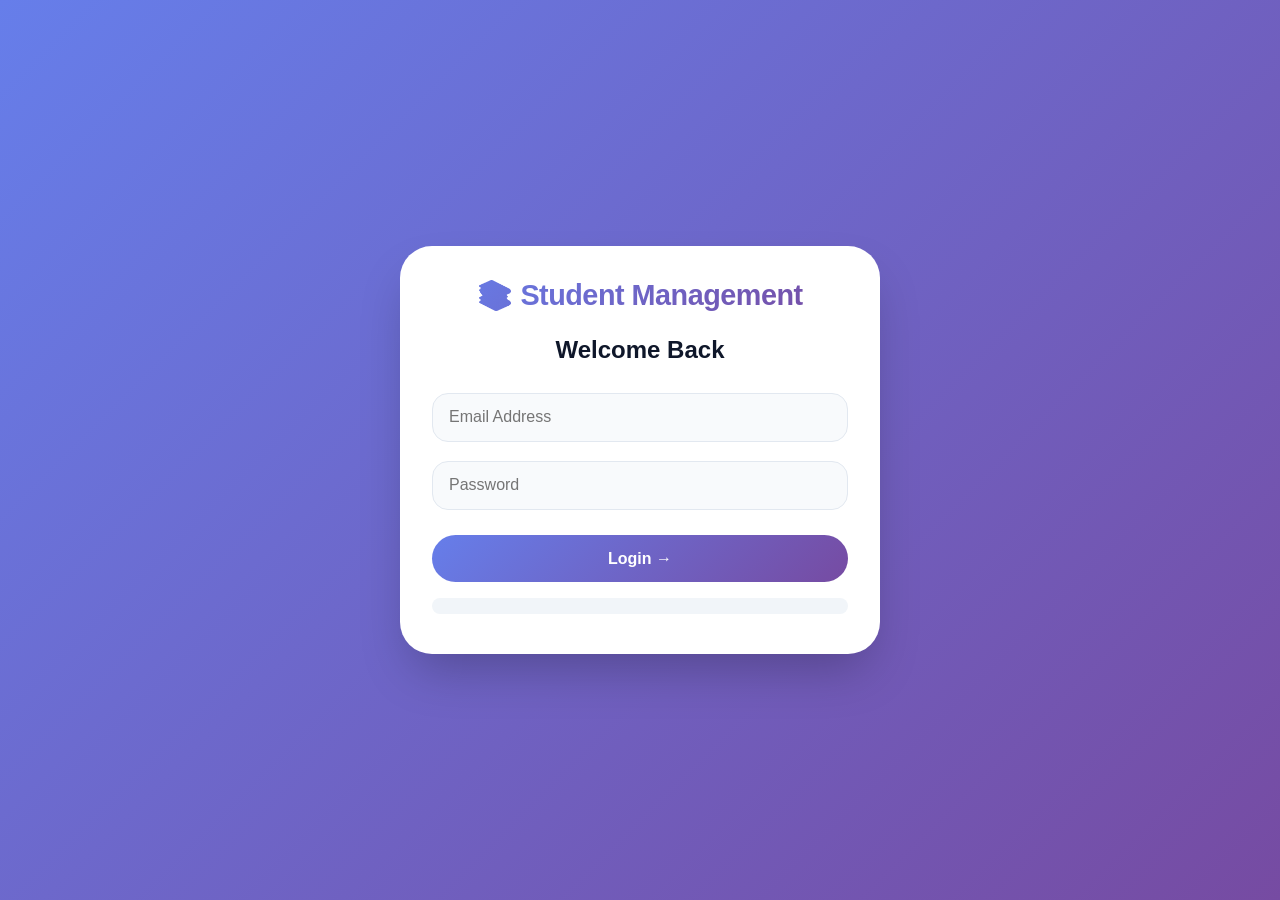
<file: frontend/index.html>
<!DOCTYPE html>
<html lang="en">
<head>
    <meta charset="UTF-8">
    <meta name="viewport" content="width=device-width, initial-scale=1.0">
    <title>Login | Student Management System</title>
    <style>
        * {
            margin: 0;
            padding: 0;
            box-sizing: border-box;
        }

        body {
            font-family: 'Segoe UI', Tahoma, Geneva, Verdana, sans-serif;
            background: linear-gradient(135deg, #667eea 0%, #764ba2 100%);
            min-height: 100vh;
            display: flex;
            justify-content: center;
            align-items: center;
            padding: 20px;
        }

        .container {
            background: white;
            border-radius: 32px;
            box-shadow: 0 25px 50px -12px rgba(0, 0, 0, 0.25);
            width: 100%;
            max-width: 480px;
            padding: 2rem 2rem 2.5rem;
            transition: all 0.3s ease;
        }

        .container h2 {
            text-align: center;
            color: #1e293b;
            font-size: 1.8rem;
            font-weight: 700;
            margin-bottom: 1.5rem;
            letter-spacing: -0.5px;
            background: linear-gradient(135deg, #667eea, #764ba2);
            background-clip: text;
            -webkit-background-clip: text;
            color: transparent;
        }

        h3 {
            font-size: 1.5rem;
            font-weight: 600;
            margin-bottom: 1.2rem;
            color: #0f172a;
            text-align: center;
        }

        input {
            width: 100%;
            padding: 0.9rem 1rem;
            margin: 0.6rem 0;
            border: 1px solid #e2e8f0;
            border-radius: 16px;
            font-size: 1rem;
            transition: all 0.2s;
            background: #f8fafc;
            font-family: inherit;
        }

        input:focus {
            outline: none;
            border-color: #667eea;
            box-shadow: 0 0 0 3px rgba(102, 126, 234, 0.2);
            background: white;
        }

        button {
            width: 100%;
            background: linear-gradient(135deg, #667eea, #764ba2);
            color: white;
            border: none;
            padding: 0.9rem;
            border-radius: 40px;
            font-weight: 700;
            font-size: 1rem;
            cursor: pointer;
            transition: all 0.2s;
            margin-top: 1rem;
            font-family: inherit;
        }

        button:hover {
            transform: translateY(-2px);
            box-shadow: 0 10px 20px -5px rgba(102, 126, 234, 0.4);
        }

        #msg {
            margin-top: 1rem;
            text-align: center;
            font-size: 0.9rem;
            padding: 0.5rem;
            border-radius: 12px;
            background: #f1f5f9;
            color: #1e293b;
        }

        @media (max-width: 500px) {
            .container {
                padding: 1.5rem;
            }
            h2 {
                font-size: 1.5rem;
            }
        }
    </style>
</head>
<body>

<div class="container">
    <h2>📚 Student Management</h2>

    <!-- LOGIN ONLY -->
    <div id="loginBox">
        <h3>Welcome Back</h3>
        <input type="email" id="email" placeholder="Email Address">
        <input type="password" id="password" placeholder="Password">
        <button onclick="login()">Login →</button>
    </div>

    <div id="msg"></div>
</div>

<script src="js/auth.js"></script>
</body>
</html>
</file>
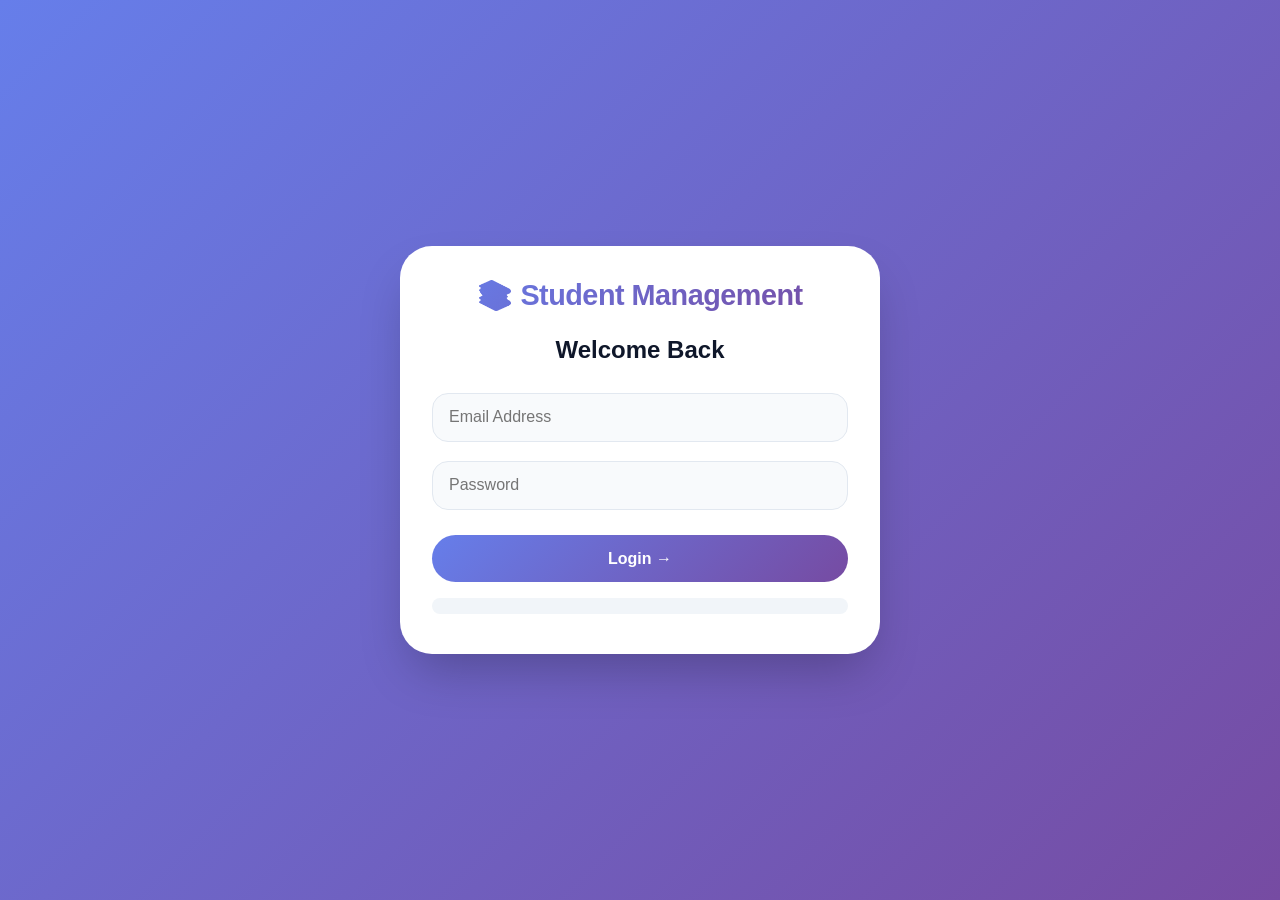
<file: frontend/admin.html>
<!DOCTYPE html>
<html lang="en">
<head>
    <meta charset="UTF-8">
    <meta name="viewport" content="width=device-width, initial-scale=1.0">
    <title>Admin Dashboard</title>
    <style>
        * { margin: 0; padding: 0; box-sizing: border-box; }
        body {
            font-family: 'Segoe UI', Tahoma, Geneva, Verdana, sans-serif;
            background: #f0f2f5;
            color: #1a1a2f;
        }
        .dashboard {
            display: flex;
            min-height: 100vh;
        }
        .sidebar {
            width: 280px;
            background: linear-gradient(135deg, #0f172a 0%, #1e293b 100%);
            color: white;
            padding: 2rem 1rem;
            box-shadow: 4px 0 20px rgba(0, 0, 0, 0.08);
        }
        .sidebar h3 {
            font-size: 1.8rem;
            margin-bottom: 2rem;
            text-align: center;
            border-bottom: 2px solid #3b82f6;
            padding-bottom: 0.75rem;
        }
        .sidebar button {
            width: 100%;
            background: rgba(255, 255, 255, 0.1);
            border: none;
            color: white;
            padding: 0.85rem 1rem;
            margin: 0.5rem 0;
            border-radius: 12px;
            font-size: 1rem;
            text-align: left;
            cursor: pointer;
            transition: all 0.2s;
            display: flex;
            align-items: center;
            gap: 12px;
        }
        .sidebar button:hover {
            background: #3b82f6;
            transform: translateX(6px);
        }
        .main {
            flex: 1;
            padding: 2rem;
            overflow-y: auto;
        }
        .card {
            background: white;
            border-radius: 24px;
            padding: 1.8rem;
            box-shadow: 0 8px 20px rgba(0, 0, 0, 0.05);
            margin-bottom: 1.5rem;
        }
        .card h3 {
            font-size: 1.5rem;
            margin-bottom: 1.5rem;
            color: #0f172a;
            border-left: 5px solid #3b82f6;
            padding-left: 1rem;
        }
        input, select, button {
            width: 100%;
            padding: 0.8rem 1rem;
            margin: 0.6rem 0;
            border: 1px solid #e2e8f0;
            border-radius: 14px;
            font-size: 0.95rem;
        }
        button {
            background: #3b82f6;
            color: white;
            border: none;
            cursor: pointer;
        }
        button:hover {
            background: #2563eb;
        }
        .data-table {
            width: 100%;
            border-collapse: collapse;
            background: white;
            border-radius: 20px;
            overflow: hidden;
        }
        .data-table th {
            background: #f1f5f9;
            padding: 12px 10px;
            text-align: left;
            font-weight: 600;
        }
        .data-table td {
            padding: 10px;
            border-bottom: 1px solid #eef2ff;
        }
        .message {
            padding: 1rem;
            border-radius: 16px;
            background: #eef2ff;
            color: #1e40af;
        }
        .grid {
            display: grid;
            grid-template-columns: 1fr 1.2fr;
            gap: 2rem;
        }
        @media (max-width: 900px) {
            .dashboard { flex-direction: column; }
            .sidebar { width: 100%; display: flex; flex-wrap: wrap; gap: 0.5rem; }
            .sidebar button { width: auto; flex: 1; text-align: center; justify-content: center; }
            .grid { grid-template-columns: 1fr; }
        }
    </style>
</head>
<body>
<div class="dashboard">
    <div class="sidebar">
        <h3>⚙️ Admin Panel</h3>
        <button onclick="showSection('createCourse')">📘 Create Course</button>
        <button onclick="showSection('assignTeacher')">👨‍🏫 Assign Teacher</button>
        <button onclick="showSection('enrollStudent')">📝 Enroll Student</button>
        <button onclick="showSection('assignParent')">👪 Assign Parent</button>
        <button onclick="getStudents()">📋 View Students</button>
        <button onclick="getTeachers()">👩‍🏫 View Teachers</button>
        <button onclick="getCourses()">📚 View Courses</button>
        <button onclick="getUsers()">👥 List All Users</button>
        <button onclick="showSection('createUser')">➕ Create User</button>
        <button onclick="logout()">🚪 Logout</button>
    </div>

    <div class="main">
        <div class="grid">
            <!-- LEFT: FORMS -->
            <div>
                <div id="createCourse" class="card">
                    <h3>➕ Create Course</h3>
                    <input id="course_name" placeholder="Course Name">
                    <button onclick="createCourse()">Create</button>
                </div>
                <div id="assignTeacher" class="card" style="display:none;">
                    <h3>👨‍🏫 Assign Teacher</h3>
                    <input id="teacher_id" placeholder="Teacher ID">
                    <input id="course_id" placeholder="Course ID">
                    <button onclick="assignTeacher()">Assign</button>
                </div>
                <div id="enrollStudent" class="card" style="display:none;">
                    <h3>📝 Enroll Student</h3>
                    <input id="student_id" placeholder="Student ID">
                    <input id="course_id2" placeholder="Course ID">
                    <button onclick="enrollStudent()">Enroll</button>
                </div>
                <div id="assignParent" class="card" style="display:none;">
                    <h3>👪 Assign Parent</h3>
                    <input id="student_id_p" placeholder="Student ID">
                    <input id="parent_id" placeholder="Parent ID">
                    <button onclick="assignParent()">Assign</button>
                </div>
                <!-- NEW: Create User Form -->
                <div id="createUser" class="card" style="display:none;">
                    <h3>➕ Create New User</h3>
                    <input id="new_name" placeholder="Full Name">
                    <input id="new_email" placeholder="Email Address">
                    <input id="new_password" placeholder="Temporary Password">
                    <select id="new_role">
                        <option value="student">Student</option>
                        <option value="teacher">Teacher</option>
                        <option value="parent">Parent</option>
                        <option value="admin">Admin</option>
                    </select>
                    <button onclick="createUser()">Create User</button>
                </div>
            </div>

            <!-- RIGHT: DATA OUTPUT -->
            <div class="card">
                <h3>📊 Data</h3>
                <div id="output">
                    <p class="message">✨ Click any view button (Students, Teachers, Courses, Users) to see records.</p>
                </div>
            </div>
        </div>
    </div>
</div>

<script src="js/admin.js"></script>
</body>
</html>
</file>
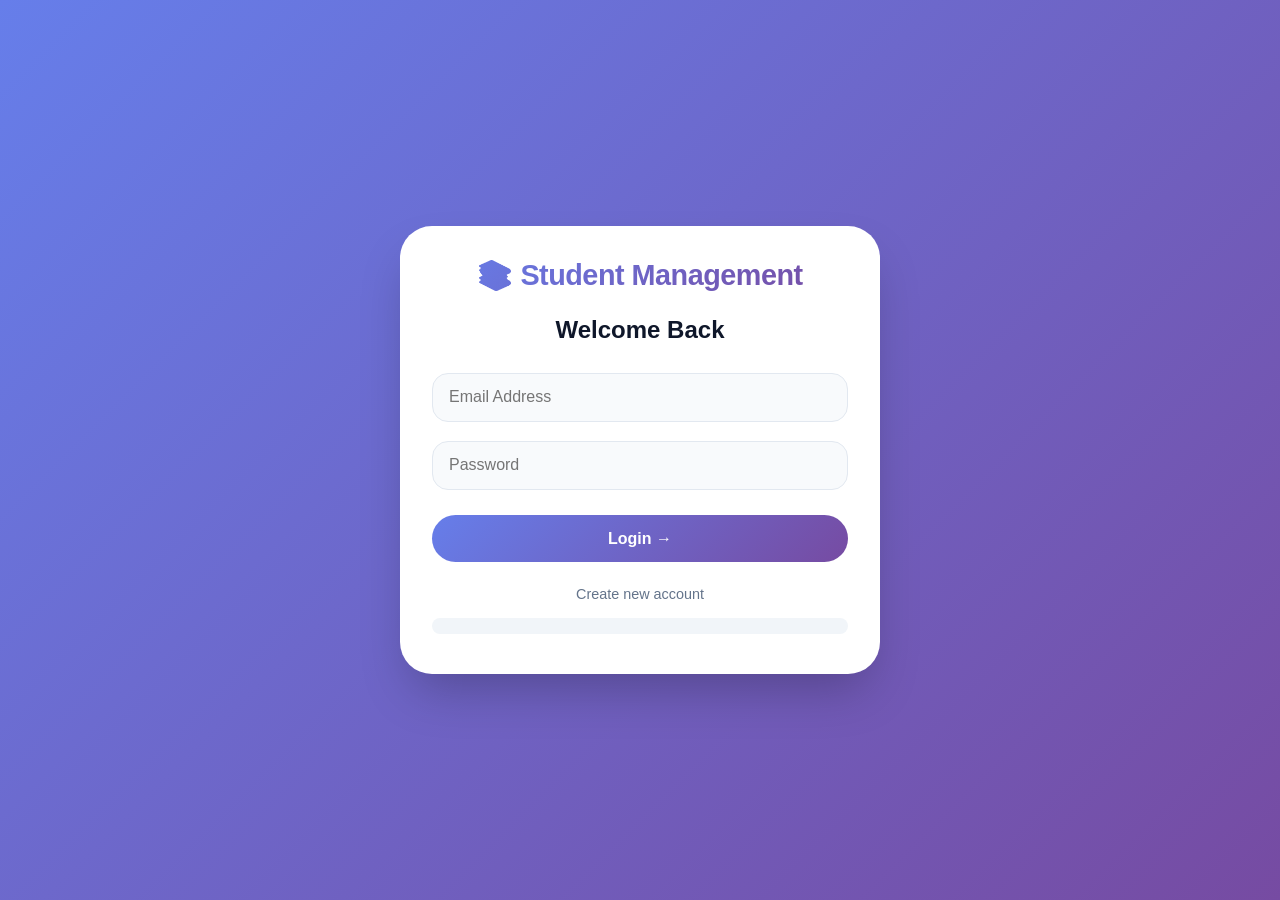
<file: frontend/login.html>
<!DOCTYPE html>
<html lang="en">
<head>
    <meta charset="UTF-8">
    <meta name="viewport" content="width=device-width, initial-scale=1.0">
    <title>Login | Student Management System</title>
    <style>
        * {
            margin: 0;
            padding: 0;
            box-sizing: border-box;
        }

        body {
            font-family: 'Segoe UI', Tahoma, Geneva, Verdana, sans-serif;
            background: linear-gradient(135deg, #667eea 0%, #764ba2 100%);
            min-height: 100vh;
            display: flex;
            justify-content: center;
            align-items: center;
            padding: 20px;
        }

        .container {
            background: white;
            border-radius: 32px;
            box-shadow: 0 25px 50px -12px rgba(0, 0, 0, 0.25);
            width: 100%;
            max-width: 480px;
            padding: 2rem 2rem 2.5rem;
            transition: all 0.3s ease;
        }

        .container h2 {
            text-align: center;
            color: #1e293b;
            font-size: 1.8rem;
            font-weight: 700;
            margin-bottom: 1.5rem;
            letter-spacing: -0.5px;
            background: linear-gradient(135deg, #667eea, #764ba2);
            background-clip: text;
            -webkit-background-clip: text;
            color: transparent;
        }

        h3 {
            font-size: 1.5rem;
            font-weight: 600;
            margin-bottom: 1.2rem;
            color: #0f172a;
            text-align: center;
        }

        input, select {
            width: 100%;
            padding: 0.9rem 1rem;
            margin: 0.6rem 0;
            border: 1px solid #e2e8f0;
            border-radius: 16px;
            font-size: 1rem;
            transition: all 0.2s;
            background: #f8fafc;
            font-family: inherit;
        }

        input:focus, select:focus {
            outline: none;
            border-color: #667eea;
            box-shadow: 0 0 0 3px rgba(102, 126, 234, 0.2);
            background: white;
        }

        button {
            width: 100%;
            background: linear-gradient(135deg, #667eea, #764ba2);
            color: white;
            border: none;
            padding: 0.9rem;
            border-radius: 40px;
            font-weight: 700;
            font-size: 1rem;
            cursor: pointer;
            transition: all 0.2s;
            margin-top: 1rem;
            font-family: inherit;
        }

        button:hover {
            transform: translateY(-2px);
            box-shadow: 0 10px 20px -5px rgba(102, 126, 234, 0.4);
        }

        .switch {
            text-align: center;
            margin-top: 1.5rem;
            font-size: 0.9rem;
            color: #64748b;
            cursor: pointer;
            transition: color 0.2s;
        }

        .switch:hover {
            color: #667eea;
            text-decoration: underline;
        }

        #msg {
            margin-top: 1rem;
            text-align: center;
            font-size: 0.9rem;
            padding: 0.5rem;
            border-radius: 12px;
            background: #f1f5f9;
            color: #1e293b;
        }

        select {
            appearance: none;
            background-image: url("data:image/svg+xml;utf8,<svg xmlns='http://www.w3.org/2000/svg' width='16' height='16' viewBox='0 0 24 24' fill='none' stroke='%2364748b' stroke-width='2' stroke-linecap='round' stroke-linejoin='round'><polyline points='6 9 12 15 18 9'></polyline></svg>");
            background-repeat: no-repeat;
            background-position: right 1rem center;
            background-size: 1rem;
        }

        @media (max-width: 500px) {
            .container {
                padding: 1.5rem;
            }
            h2 {
                font-size: 1.5rem;
            }
        }
    </style>
</head>
<body>

<div class="container">
    <h2>📚 Student Management</h2>

    <!-- LOGIN (visible first) -->
    <div id="loginBox">
        <h3>Welcome Back</h3>
        <input type="email" id="email" placeholder="Email Address">
        <input type="password" id="password" placeholder="Password">
        <button onclick="login()">Login →</button>
        <p class="switch" onclick="showRegister()">Create new account</p>
    </div>

    <!-- REGISTER (hidden initially) -->
    <div id="registerBox" style="display:none;">
        <h3>Create Account</h3>
        <input type="text" id="r_name" placeholder="Full Name">
        <input type="email" id="r_email" placeholder="Email Address">
        <input type="password" id="r_password" placeholder="Password">
        <select id="r_role">
            <option value="student">👩‍🎓 Student</option>
            <option value="teacher">👨‍🏫 Teacher</option>
            <option value="parent">👪 Parent</option>
            <option value="admin">⚙️ Admin</option>
        </select>
        <button onclick="register()">Register →</button>
        <p class="switch" onclick="showLogin()">Already have an account? Login</p>
    </div>

    <div id="msg"></div>
</div>

<script src="js/auth.js"></script>
</body>
</html>
</file>
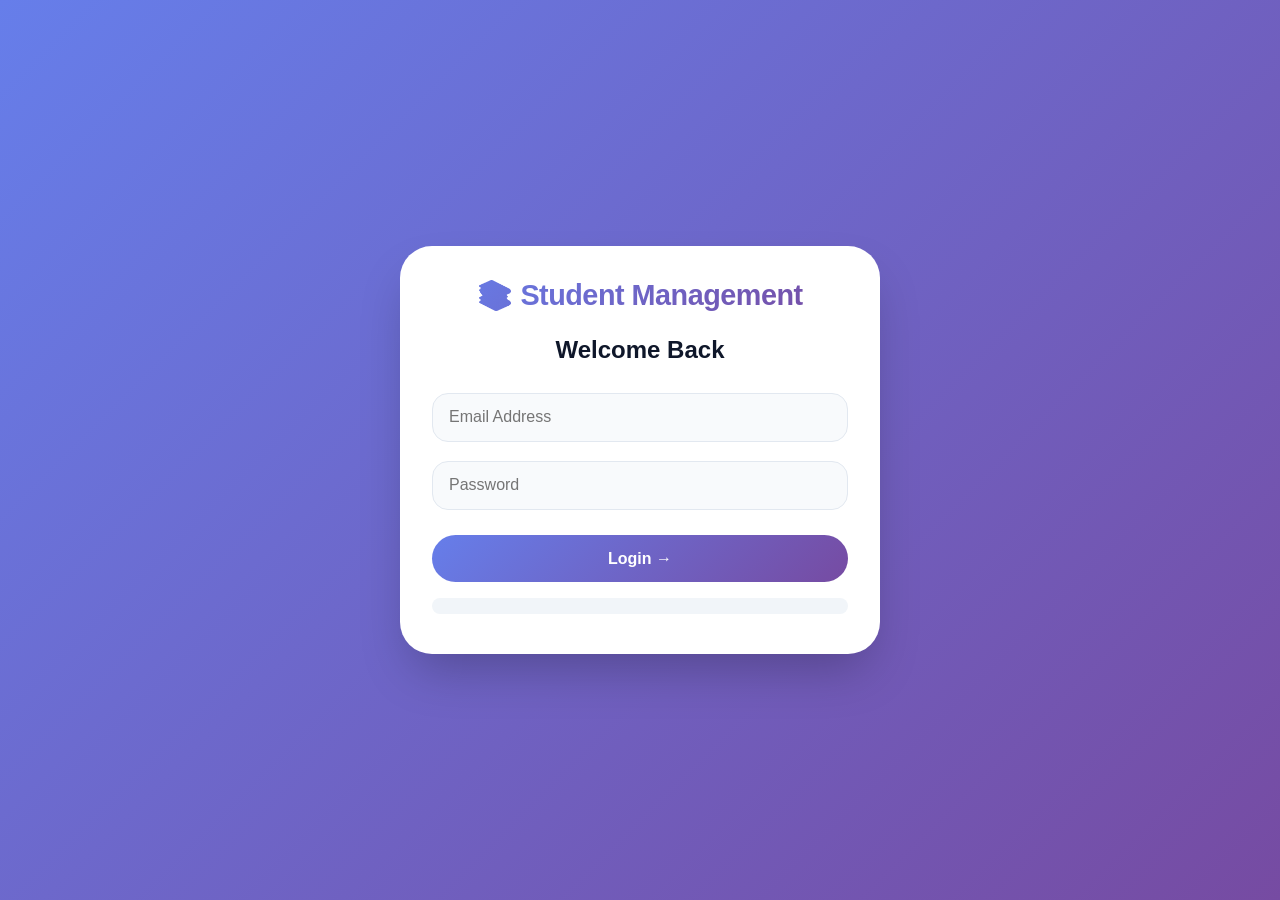
<file: frontend/parent.html>
<!DOCTYPE html>
<html lang="en">
<head>
    <meta charset="UTF-8">
    <meta name="viewport" content="width=device-width, initial-scale=1.0">
    <title>Parent Dashboard | Student Management</title>
    <style>
        * {
            margin: 0;
            padding: 0;
            box-sizing: border-box;
        }

        body {
            font-family: 'Segoe UI', Tahoma, Geneva, Verdana, sans-serif;
            background: #f0f2f5;
            color: #1e293b;
        }

        /* Dashboard layout */
        .dashboard {
            display: flex;
            min-height: 100vh;
        }

        /* Sidebar */
        .sidebar {
            width: 280px;
            background: linear-gradient(135deg, #0f172a 0%, #1e293b 100%);
            color: white;
            padding: 2rem 1rem;
            box-shadow: 4px 0 20px rgba(0, 0, 0, 0.08);
            transition: all 0.3s;
        }

        .sidebar h2 {
            font-size: 1.8rem;
            font-weight: 600;
            text-align: center;
            margin-bottom: 2rem;
            letter-spacing: -0.5px;
            border-bottom: 2px solid #3b82f6;
            display: inline-block;
            width: 100%;
            padding-bottom: 0.75rem;
        }

        .sidebar ul {
            list-style: none;
            padding: 0;
            margin-top: 20px;
        }

        .sidebar li {
            padding: 0.85rem 1rem;
            margin: 0.5rem 0;
            cursor: pointer;
            border-radius: 12px;
            font-size: 1rem;
            font-weight: 500;
            transition: all 0.2s ease;
            display: flex;
            align-items: center;
            gap: 12px;
        }

        .sidebar li::before {
            content: "→";
            opacity: 0.7;
            font-size: 1.1rem;
        }

        .sidebar li:hover {
            background: #3b82f6;
            transform: translateX(6px);
            box-shadow: 0 4px 12px rgba(59,130,246,0.3);
        }

        /* Main content */
        .main {
            flex: 1;
            padding: 2rem;
            overflow-y: auto;
        }

        /* Topbar */
        .topbar {
            background: white;
            padding: 1rem 1.5rem;
            border-radius: 20px;
            font-weight: 600;
            font-size: 1.2rem;
            color: #0f172a;
            box-shadow: 0 2px 8px rgba(0,0,0,0.03);
            margin-bottom: 1.5rem;
        }

        /* Cards grid */
        .cards {
            display: flex;
            gap: 1.5rem;
            margin-bottom: 2rem;
            flex-wrap: wrap;
        }

        .card-clickable {
            flex: 1;
            background: linear-gradient(135deg, #2563eb, #1e40af);
            color: white;
            padding: 1.8rem;
            border-radius: 24px;
            text-align: center;
            cursor: pointer;
            transition: all 0.2s;
            box-shadow: 0 8px 20px rgba(37,99,235,0.2);
        }

        .card-clickable:hover {
            transform: translateY(-5px);
            box-shadow: 0 15px 30px rgba(37,99,235,0.3);
        }

        .card-clickable h3 {
            font-size: 1.8rem;
            margin-bottom: 0.5rem;
        }

        .card-clickable p {
            font-size: 1rem;
            opacity: 0.9;
        }

        /* Output container */
        .output-card {
            background: white;
            border-radius: 24px;
            padding: 1.8rem;
            box-shadow: 0 8px 20px rgba(0, 0, 0, 0.05);
        }

        .output-card h3 {
            font-size: 1.3rem;
            margin-bottom: 1rem;
            color: #0f172a;
            border-left: 4px solid #3b82f6;
            padding-left: 1rem;
        }

        /* Data table (matches admin style) */
        .data-table {
            width: 100%;
            border-collapse: collapse;
            font-size: 0.9rem;
            background: white;
            border-radius: 20px;
            overflow: hidden;
        }

        .data-table th {
            background: #f1f5f9;
            padding: 12px 10px;
            text-align: left;
            font-weight: 600;
            color: #1e293b;
            border-bottom: 2px solid #e2e8f0;
        }

        .data-table td {
            padding: 10px;
            border-bottom: 1px solid #eef2ff;
            color: #334155;
        }

        .data-table tr:hover {
            background: #f8fafc;
        }

        /* Responsive */
        @media (max-width: 800px) {
            .dashboard {
                flex-direction: column;
            }
            .sidebar {
                width: 100%;
                padding: 1rem;
            }
            .sidebar ul {
                display: flex;
                flex-wrap: wrap;
                gap: 0.5rem;
            }
            .sidebar li {
                flex: 1;
                text-align: center;
                justify-content: center;
            }
            .sidebar li::before {
                display: none;
            }
            .cards {
                flex-direction: column;
            }
        }

        /* Message styling */
        .welcome-message {
            color: #64748b;
            text-align: center;
            padding: 2rem;
        }
    </style>
</head>
<body>

<div class="dashboard">

    <!-- SIDEBAR -->
    <div class="sidebar">
        <h2>👨‍👩‍👧 Parent</h2>
        <ul>
            <li onclick="loadDashboard()">Dashboard</li>
            <li onclick="getGrades()">Child Grades</li>
            <li onclick="getAttendance()">Child Attendance</li>
            <li onclick="logout()">Logout</li>
        </ul>
    </div>

    <!-- MAIN CONTENT -->
    <div class="main">

        <!-- TOPBAR -->
        <div class="topbar">
             Parent Dashboard
        </div>

        <!-- QUICK ACTION CARDS -->
        <div class="cards">
            <div class="card-clickable" onclick="getGrades()">
                <h3>📊 Grades</h3>
                <p>View your child's academic performance</p>
            </div>
            <div class="card-clickable" onclick="getAttendance()">
                <h3>📅 Attendance</h3>
                <p>Check daily attendance records</p>
            </div>
        </div>

        <!-- OUTPUT SECTION -->
        <div class="output-card">
            <h3> Information</h3>
            <div id="output">
                <p class="welcome-message">✨ Welcome! Click Dashboard, Grades, or Attendance to see data.</p>
            </div>
        </div>

    </div>

</div>

<script src="js/parent.js"></script>
</body>
</html>
</file>
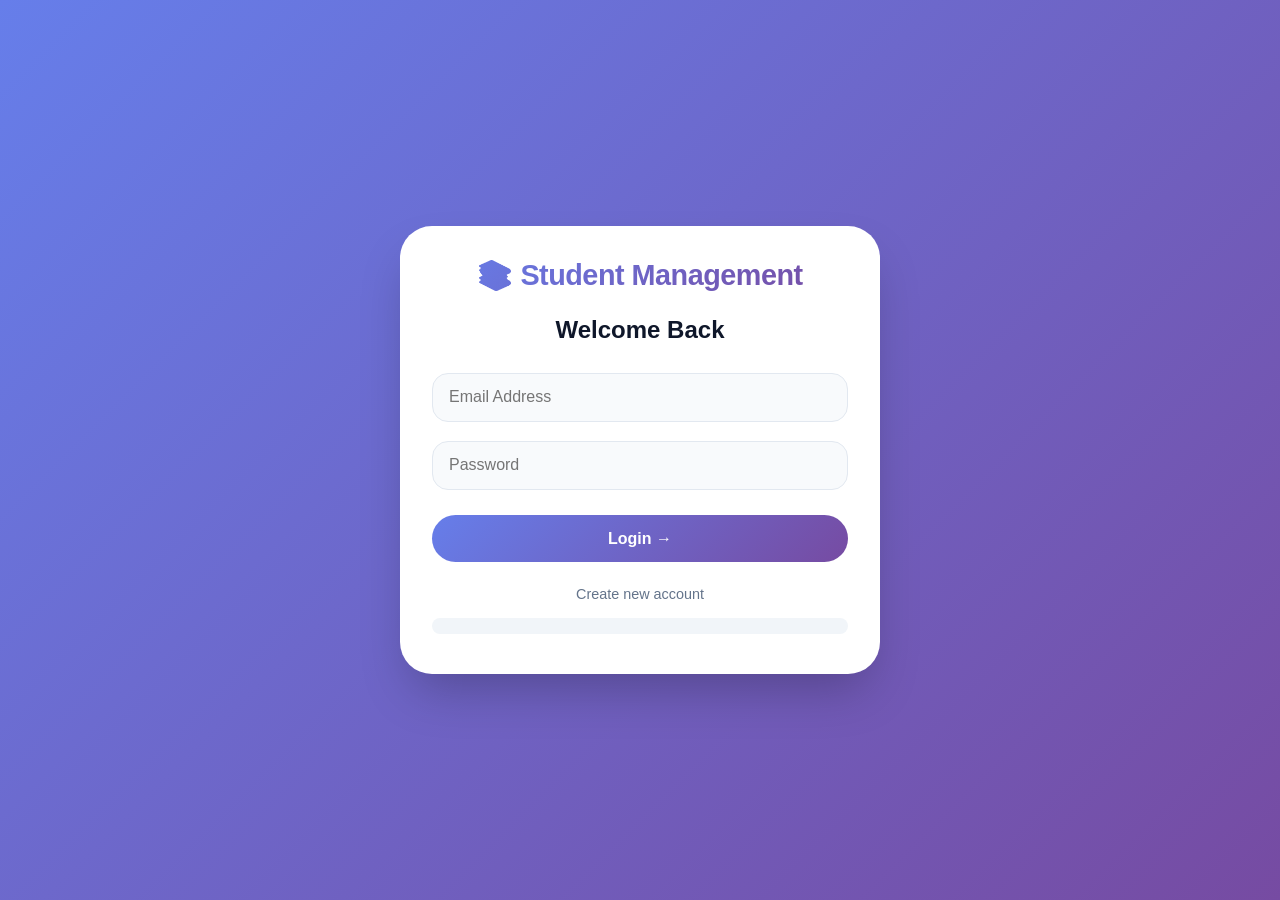
<file: frontend/student.html>
<!DOCTYPE html>
<html lang="en">
<head>
    <meta charset="UTF-8">
    <meta name="viewport" content="width=device-width, initial-scale=1.0">
    <title>Student Dashboard | Student Management</title>
    <style>
        * {
            margin: 0;
            padding: 0;
            box-sizing: border-box;
        }

        body {
            font-family: 'Segoe UI', Tahoma, Geneva, Verdana, sans-serif;
            background: #f0f2f5;
            color: #1e293b;
        }

        /* Dashboard layout */
        .dashboard {
            display: flex;
            min-height: 100vh;
        }

        /* Sidebar */
        .sidebar {
            width: 280px;
            background: linear-gradient(135deg, #0f172a 0%, #1e293b 100%);
            color: white;
            padding: 2rem 1rem;
            box-shadow: 4px 0 20px rgba(0, 0, 0, 0.08);
            transition: all 0.3s;
        }

        .sidebar h3 {
            font-size: 1.8rem;
            font-weight: 600;
            text-align: center;
            margin-bottom: 2rem;
            letter-spacing: -0.5px;
            border-bottom: 2px solid #3b82f6;
            display: inline-block;
            width: 100%;
            padding-bottom: 0.75rem;
        }

        .sidebar button {
            width: 100%;
            background: rgba(255, 255, 255, 0.1);
            border: none;
            color: white;
            padding: 0.85rem 1rem;
            margin: 0.5rem 0;
            border-radius: 12px;
            font-size: 1rem;
            font-weight: 500;
            text-align: left;
            cursor: pointer;
            transition: all 0.2s ease;
            display: flex;
            align-items: center;
            gap: 12px;
        }

        .sidebar button::before {
            content: "→";
            opacity: 0.7;
            font-size: 1.1rem;
        }

        .sidebar button:hover {
            background: #3b82f6;
            transform: translateX(6px);
            box-shadow: 0 4px 12px rgba(59,130,246,0.3);
        }

        /* Main content */
        .main {
            flex: 1;
            padding: 2rem;
            overflow-y: auto;
        }

        /* Topbar */
        .topbar {
            background: white;
            padding: 1rem 1.5rem;
            border-radius: 20px;
            font-weight: 600;
            font-size: 1.2rem;
            color: #0f172a;
            box-shadow: 0 2px 8px rgba(0,0,0,0.03);
            margin-bottom: 1.5rem;
        }

        /* Cards grid */
        .cards {
            display: flex;
            gap: 1.5rem;
            margin-bottom: 2rem;
            flex-wrap: wrap;
        }

        .card {
            background: white;
            border-radius: 24px;
            padding: 1.5rem;
            box-shadow: 0 8px 20px rgba(0, 0, 0, 0.05);
            flex: 1;
            transition: transform 0.2s, box-shadow 0.2s;
        }

        .card:hover {
            box-shadow: 0 12px 28px rgba(0, 0, 0, 0.08);
        }

        .card h3 {
            font-size: 1.2rem;
            font-weight: 600;
            margin-bottom: 0.8rem;
            color: #64748b;
        }

        .card p {
            font-size: 2rem;
            font-weight: 700;
            color: #2563eb;
        }

        .full-width {
            width: 100%;
        }

        /* Table container */
        .table-container {
            margin-top: 1rem;
        }

        .data-table {
            width: 100%;
            border-collapse: collapse;
            font-size: 0.9rem;
            background: white;
            border-radius: 20px;
            overflow: hidden;
        }

        .data-table th {
            background: #f1f5f9;
            padding: 12px 10px;
            text-align: left;
            font-weight: 600;
            color: #1e293b;
            border-bottom: 2px solid #e2e8f0;
        }

        .data-table td {
            padding: 10px;
            border-bottom: 1px solid #eef2ff;
            color: #334155;
        }

        .data-table tr:hover {
            background: #f8fafc;
        }

        /* Grade colors */
        .grade-a { color: #10b981; font-weight: bold; }
        .grade-b { color: #3b82f6; font-weight: bold; }
        .grade-c { color: #f59e0b; font-weight: bold; }
        .grade-f { color: #ef4444; font-weight: bold; }

        /* Responsive */
        @media (max-width: 800px) {
            .dashboard {
                flex-direction: column;
            }
            .sidebar {
                width: 100%;
                padding: 1rem;
            }
            .sidebar button {
                text-align: center;
                justify-content: center;
            }
            .sidebar button::before {
                display: none;
            }
            .cards {
                flex-direction: column;
            }
        }

        /* Message placeholder */
        .placeholder {
            color: #94a3b8;
            text-align: center;
            padding: 2rem;
        }
    </style>
</head>
<body>

<div class="dashboard">

    <!-- SIDEBAR (IDs preserved for JS event listeners) -->
    <div class="sidebar">
        <h3>📚 Student</h3>
        <button id="btnDashboard">Dashboard</button>
        <button id="btnCourses">Courses</button>
        <button id="btnGrades">Grades</button>
        <button id="btnAttendance">Attendance</button>
        <button id="btnDownloadPDF">Download PDF</button>
        <button onclick="logout()">Logout</button>
    </div>

    <!-- MAIN CONTENT -->
    <div class="main">

        <!-- TOPBAR (dynamic info) -->
        <div class="topbar" id="dashboardInfo">
            Welcome Student 
        </div>

        <!-- STATS CARDS -->
        <div class="cards">
            <div class="card">
                <h3>📖 Courses</h3>
                <p id="courseCount">0</p>
            </div>
            <div class="card">
                <h3>📅 Attendance %</h3>
                <p id="attendancePercent">0%</p>
            </div>
        </div>

        <!-- DETAILS SECTION -->
        <div class="card full-width">
            <h3> Details</h3>
            <div id="output" class="table-container">
                <p class="placeholder">✨ Select an option from the sidebar</p>
            </div>
        </div>

    </div>

</div>

<script src="js/student.js"></script>
</body>
</html>
</file>
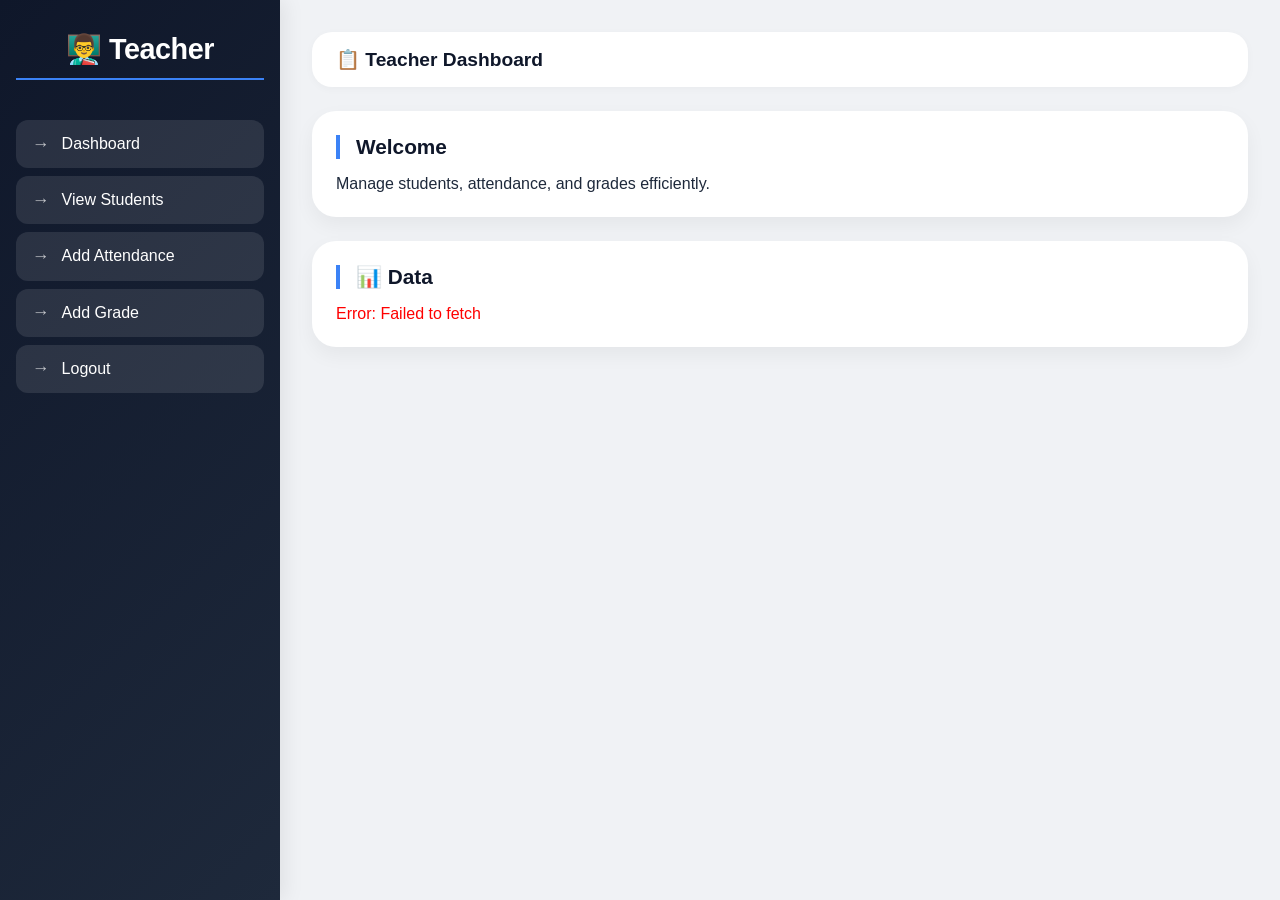
<file: frontend/teacher.html>
<!DOCTYPE html>
<html lang="en">
<head>
    <meta charset="UTF-8">
    <meta name="viewport" content="width=device-width, initial-scale=1.0">
    <title>Teacher Dashboard | Student Management</title>
    <style>
        * {
            margin: 0;
            padding: 0;
            box-sizing: border-box;
        }

        body {
            font-family: 'Segoe UI', Tahoma, Geneva, Verdana, sans-serif;
            background: #f0f2f5;
            color: #1e293b;
        }

        /* Dashboard layout */
        .dashboard {
            display: flex;
            min-height: 100vh;
        }

        /* Sidebar */
        .sidebar {
            width: 280px;
            background: linear-gradient(135deg, #0f172a 0%, #1e293b 100%);
            color: white;
            padding: 2rem 1rem;
            box-shadow: 4px 0 20px rgba(0, 0, 0, 0.08);
            transition: all 0.3s;
        }

        .sidebar h3 {
            font-size: 1.8rem;
            font-weight: 600;
            text-align: center;
            margin-bottom: 2rem;
            letter-spacing: -0.5px;
            border-bottom: 2px solid #3b82f6;
            display: inline-block;
            width: 100%;
            padding-bottom: 0.75rem;
        }

        .sidebar button {
            width: 100%;
            background: rgba(255, 255, 255, 0.1);
            border: none;
            color: white;
            padding: 0.85rem 1rem;
            margin: 0.5rem 0;
            border-radius: 12px;
            font-size: 1rem;
            font-weight: 500;
            text-align: left;
            cursor: pointer;
            transition: all 0.2s ease;
            display: flex;
            align-items: center;
            gap: 12px;
        }

        .sidebar button::before {
            content: "→";
            opacity: 0.7;
            font-size: 1.1rem;
        }

        .sidebar button:hover {
            background: #3b82f6;
            transform: translateX(6px);
            box-shadow: 0 4px 12px rgba(59,130,246,0.3);
        }

        /* Main content */
        .main {
            flex: 1;
            padding: 2rem;
            overflow-y: auto;
        }

        /* Topbar */
        .topbar {
            background: white;
            padding: 1rem 1.5rem;
            border-radius: 20px;
            font-weight: 600;
            font-size: 1.2rem;
            color: #0f172a;
            box-shadow: 0 2px 8px rgba(0,0,0,0.03);
            margin-bottom: 1.5rem;
        }

        /* Cards */
        .card {
            background: white;
            border-radius: 24px;
            padding: 1.5rem;
            box-shadow: 0 8px 20px rgba(0, 0, 0, 0.05);
            margin-bottom: 1.5rem;
            transition: transform 0.2s, box-shadow 0.2s;
        }

        .card:hover {
            box-shadow: 0 12px 28px rgba(0, 0, 0, 0.08);
        }

        .card h3 {
            font-size: 1.3rem;
            font-weight: 600;
            margin-bottom: 1rem;
            color: #0f172a;
            border-left: 4px solid #3b82f6;
            padding-left: 1rem;
        }

        .full-width {
            width: 100%;
        }

        /* Inputs */
        input {
            width: 100%;
            padding: 0.8rem 1rem;
            margin: 0.6rem 0;
            border: 1px solid #e2e8f0;
            border-radius: 14px;
            font-size: 0.95rem;
            transition: all 0.2s;
            background: #f8fafc;
        }

        input:focus {
            outline: none;
            border-color: #3b82f6;
            box-shadow: 0 0 0 3px rgba(59,130,246,0.2);
            background: white;
        }

        button[onclick*="addAttendance"], button[onclick*="addGrade"] {
            background: #3b82f6;
            color: white;
            border: none;
            padding: 0.8rem 1.2rem;
            border-radius: 40px;
            font-weight: 600;
            font-size: 0.9rem;
            cursor: pointer;
            transition: all 0.2s;
            margin-top: 0.5rem;
            width: auto;
            min-width: 120px;
        }

        button[onclick*="addAttendance"]:hover, button[onclick*="addGrade"]:hover {
            background: #2563eb;
            transform: translateY(-2px);
        }

        /* Table styling */
        .table-container {
            margin-top: 1rem;
        }

        .data-table {
            width: 100%;
            border-collapse: collapse;
            font-size: 0.9rem;
            background: white;
            border-radius: 20px;
            overflow: hidden;
        }

        .data-table th {
            background: #f1f5f9;
            padding: 12px 10px;
            text-align: left;
            font-weight: 600;
            color: #1e293b;
            border-bottom: 2px solid #e2e8f0;
        }

        .data-table td {
            padding: 10px;
            border-bottom: 1px solid #eef2ff;
            color: #334155;
        }

        .data-table tr:hover {
            background: #f8fafc;
        }

        /* Grade colors */
        .grade-a { color: #10b981; font-weight: bold; }
        .grade-b { color: #3b82f6; font-weight: bold; }
        .grade-c { color: #f59e0b; font-weight: bold; }
        .grade-f { color: #ef4444; font-weight: bold; }

        /* Responsive */
        @media (max-width: 800px) {
            .dashboard {
                flex-direction: column;
            }
            .sidebar {
                width: 100%;
                padding: 1rem;
            }
            .sidebar button {
                text-align: center;
                justify-content: center;
            }
            .sidebar button::before {
                display: none;
            }
            .card {
                padding: 1rem;
            }
        }
    </style>
</head>
<body>

<div class="dashboard">

    <!-- SIDEBAR (all onclick handlers preserved) -->
    <div class="sidebar">
        <h3>👨‍🏫 Teacher</h3>
        <button onclick="showSection('dashboard')">Dashboard</button>
        <button onclick="getStudents()">View Students</button>
        <button onclick="showSection('attendance')">Add Attendance</button>
        <button onclick="showSection('grade')">Add Grade</button>
        <button onclick="logout()">Logout</button>
    </div>

    <!-- MAIN CONTENT -->
    <div class="main">

        <!-- TOPBAR -->
        <div class="topbar">
            📋 Teacher Dashboard
        </div>

        <!-- DASHBOARD SECTION (visible by default) -->
        <div id="dashboard" class="card">
            <h3>Welcome</h3>
            <p>Manage students, attendance, and grades efficiently.</p>
        </div>

        <!-- ADD ATTENDANCE SECTION (hidden initially) -->
        <div id="attendance" class="card" style="display:none;">
            <h3>➕ Add Attendance</h3>
            <input id="att_student_id" placeholder="Student ID">
            <input id="att_course_id" placeholder="Course ID">
            <input id="status" placeholder="present/absent">
            <button onclick="addAttendance()">Submit Attendance</button>
        </div>

        <!-- ADD GRADE SECTION (hidden initially) -->
        <div id="grade" class="card" style="display:none;">
            <h3>📝 Add Grade</h3>
            <input id="grade_student_id" placeholder="Student ID">
            <input id="grade_course_id" placeholder="Course ID">
            <input id="score" placeholder="Score">
            <input id="grade_value" placeholder="Grade (A/B/C)">
            <button onclick="addGrade()">Submit Grade</button>
        </div>

        <!-- DATA OUTPUT SECTION (always visible) -->
        <div class="card full-width">
            <h3>📊 Data</h3>
            <div id="output" class="table-container">
                <p style="color:#94a3b8; text-align:center;">✨ Select an option from the sidebar</p>
            </div>
        </div>

    </div>

</div>

<script src="js/teacher.js"></script>
</body>
</html>
</file>
